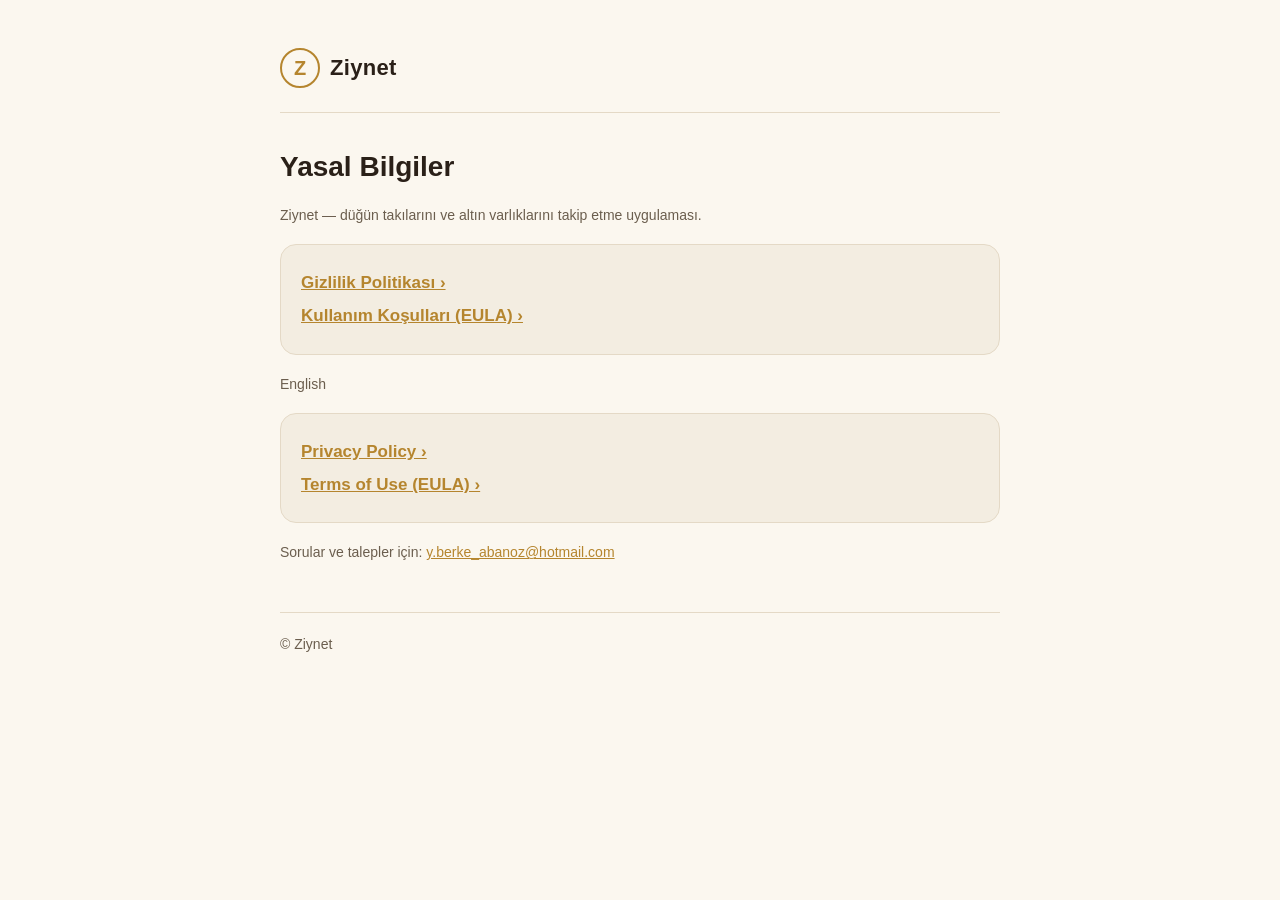
<file: index.html>
<!doctype html>
<html lang="tr">
<head>
<meta charset="utf-8">
<meta name="viewport" content="width=device-width, initial-scale=1">
<title>Ziynet — Yasal</title>
<link rel="stylesheet" href="style.css">
</head>
<body>
<div class="wrap">
  <header>
    <span class="brand"><span class="mark">Z</span><strong>Ziynet</strong></span>
  </header>

  <h1>Yasal Bilgiler</h1>
  <p class="muted">Ziynet — düğün takılarını ve altın varlıklarını takip etme uygulaması.</p>

  <div class="card">
    <a href="privacy.html">Gizlilik Politikası &rsaquo;</a>
    <a href="terms.html">Kullanım Koşulları (EULA) &rsaquo;</a>
  </div>

  <p class="muted">English</p>
  <div class="card">
    <a href="privacy-en.html">Privacy Policy &rsaquo;</a>
    <a href="terms-en.html">Terms of Use (EULA) &rsaquo;</a>
  </div>

  <p class="muted">Sorular ve talepler için: <a href="mailto:y.berke_abanoz@hotmail.com">y.berke_abanoz@hotmail.com</a></p>

  <footer>© Ziynet</footer>
</div>
</body>
</html>
</file>
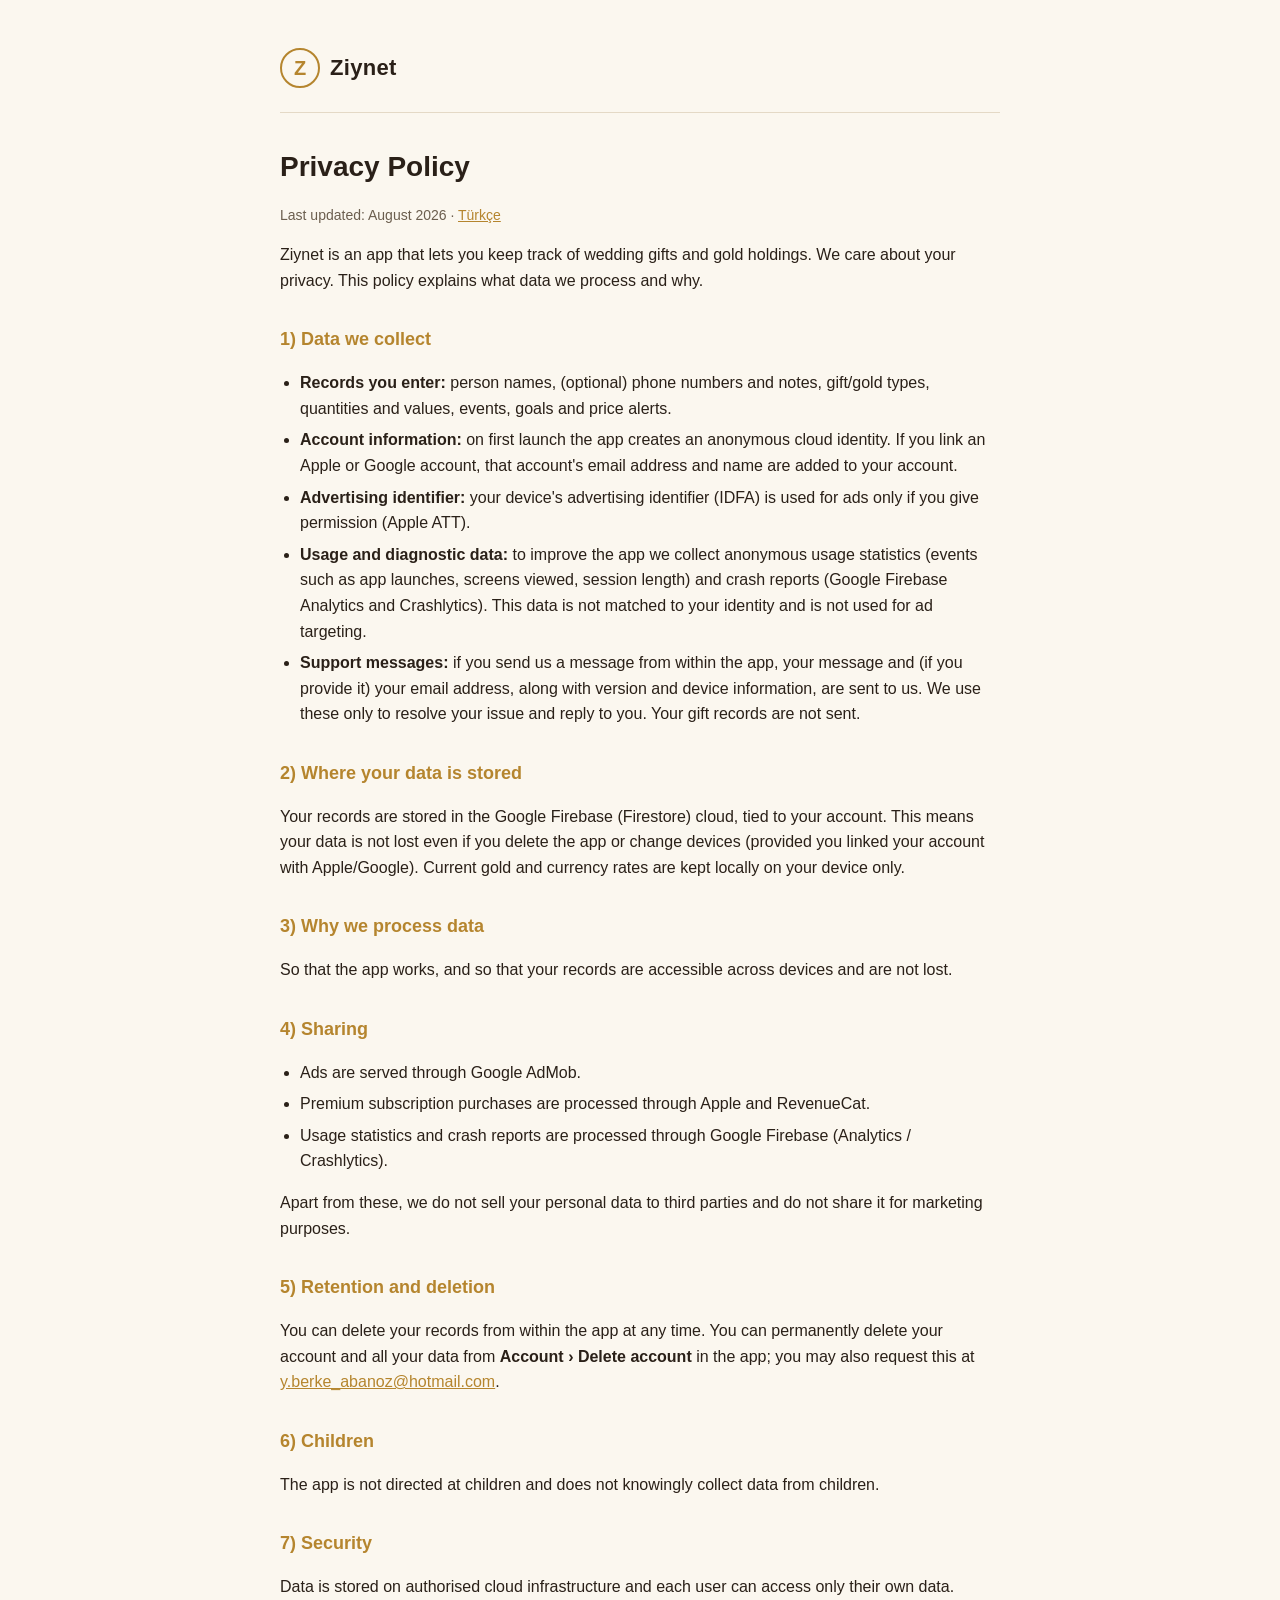
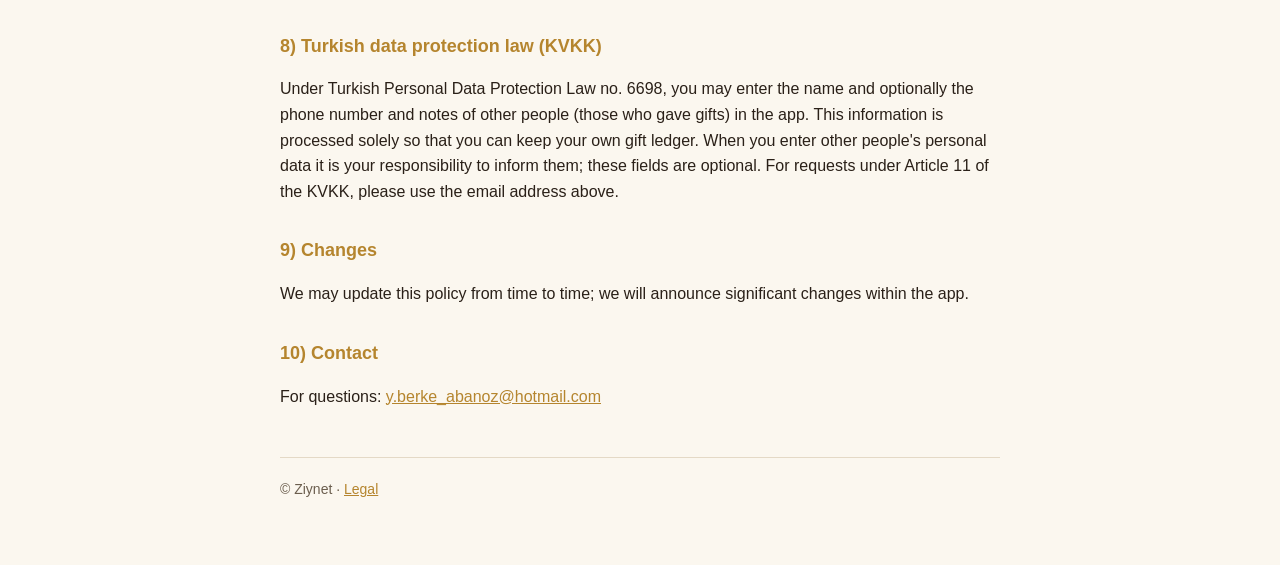
<file: privacy-en.html>
<!doctype html>
<html lang="en">
<head>
<meta charset="utf-8">
<meta name="viewport" content="width=device-width, initial-scale=1">
<title>Ziynet — Privacy Policy</title>
<link rel="stylesheet" href="style.css">
</head>
<body>
<div class="wrap">
  <header>
    <a class="brand" href="index.html"><span class="mark">Z</span><strong>Ziynet</strong></a>
  </header>

  <h1>Privacy Policy</h1>
  <p class="muted">Last updated: August 2026 &middot; <a href="privacy.html">Türkçe</a></p>

  <p>Ziynet is an app that lets you keep track of wedding gifts and gold holdings. We care about your privacy. This policy explains what data we process and why.</p>

  <h2>1) Data we collect</h2>
  <ul>
    <li><strong>Records you enter:</strong> person names, (optional) phone numbers and notes, gift/gold types, quantities and values, events, goals and price alerts.</li>
    <li><strong>Account information:</strong> on first launch the app creates an anonymous cloud identity. If you link an Apple or Google account, that account's email address and name are added to your account.</li>
    <li><strong>Advertising identifier:</strong> your device's advertising identifier (IDFA) is used for ads only if you give permission (Apple ATT).</li>
    <li><strong>Usage and diagnostic data:</strong> to improve the app we collect anonymous usage statistics (events such as app launches, screens viewed, session length) and crash reports (Google Firebase Analytics and Crashlytics). This data is not matched to your identity and is not used for ad targeting.</li>
    <li><strong>Support messages:</strong> if you send us a message from within the app, your message and (if you provide it) your email address, along with version and device information, are sent to us. We use these only to resolve your issue and reply to you. Your gift records are not sent.</li>
  </ul>

  <h2>2) Where your data is stored</h2>
  <p>Your records are stored in the Google Firebase (Firestore) cloud, tied to your account. This means your data is not lost even if you delete the app or change devices (provided you linked your account with Apple/Google). Current gold and currency rates are kept locally on your device only.</p>

  <h2>3) Why we process data</h2>
  <p>So that the app works, and so that your records are accessible across devices and are not lost.</p>

  <h2>4) Sharing</h2>
  <ul>
    <li>Ads are served through Google AdMob.</li>
    <li>Premium subscription purchases are processed through Apple and RevenueCat.</li>
    <li>Usage statistics and crash reports are processed through Google Firebase (Analytics / Crashlytics).</li>
  </ul>
  <p>Apart from these, we do not sell your personal data to third parties and do not share it for marketing purposes.</p>

  <h2>5) Retention and deletion</h2>
  <p>You can delete your records from within the app at any time. You can permanently delete your account and all your data from <strong>Account &rsaquo; Delete account</strong> in the app; you may also request this at <a href="mailto:y.berke_abanoz@hotmail.com">y.berke_abanoz@hotmail.com</a>.</p>

  <h2>6) Children</h2>
  <p>The app is not directed at children and does not knowingly collect data from children.</p>

  <h2>7) Security</h2>
  <p>Data is stored on authorised cloud infrastructure and each user can access only their own data.</p>

  <h2>8) Turkish data protection law (KVKK)</h2>
  <p>Under Turkish Personal Data Protection Law no. 6698, you may enter the name and optionally the phone number and notes of other people (those who gave gifts) in the app. This information is processed solely so that you can keep your own gift ledger. When you enter other people's personal data it is your responsibility to inform them; these fields are optional. For requests under Article 11 of the KVKK, please use the email address above.</p>

  <h2>9) Changes</h2>
  <p>We may update this policy from time to time; we will announce significant changes within the app.</p>

  <h2>10) Contact</h2>
  <p>For questions: <a href="mailto:y.berke_abanoz@hotmail.com">y.berke_abanoz@hotmail.com</a></p>

  <footer>© Ziynet · <a href="index.html">Legal</a></footer>
</div>
</body>
</html>
</file>
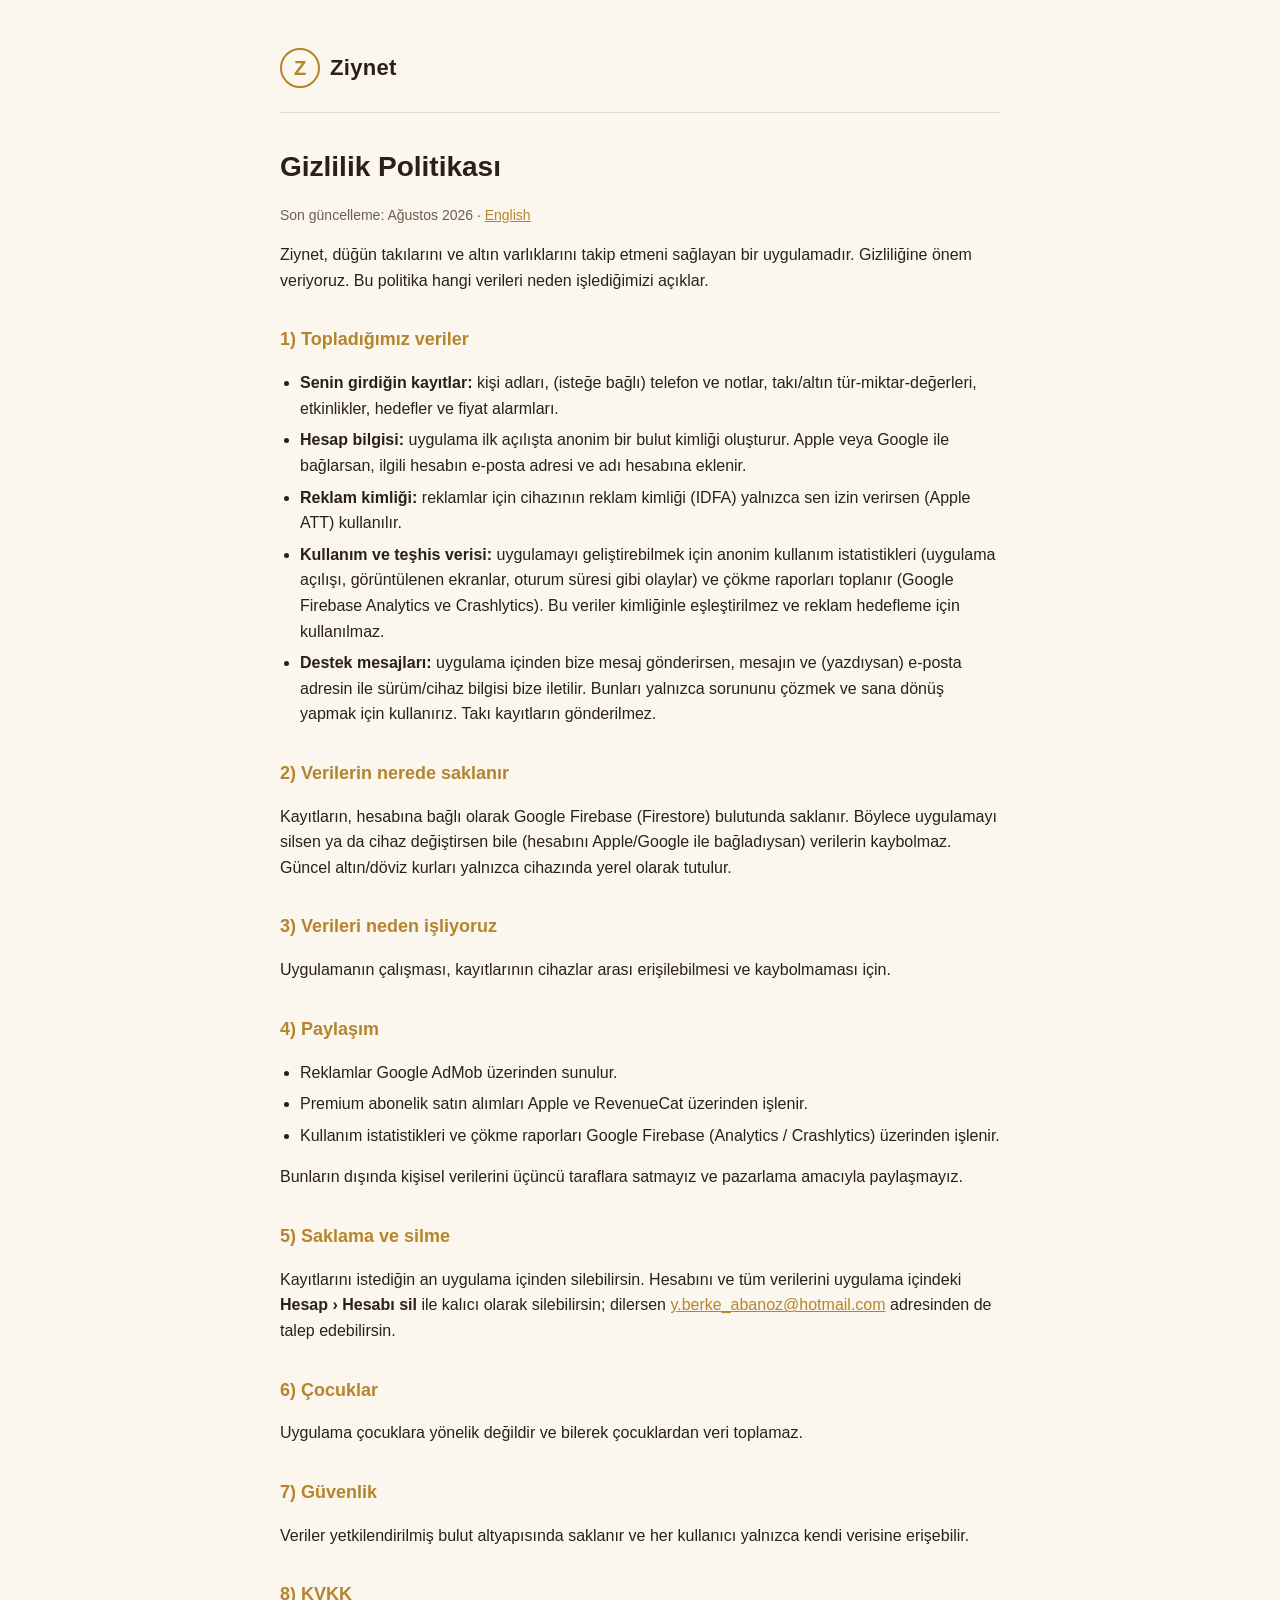
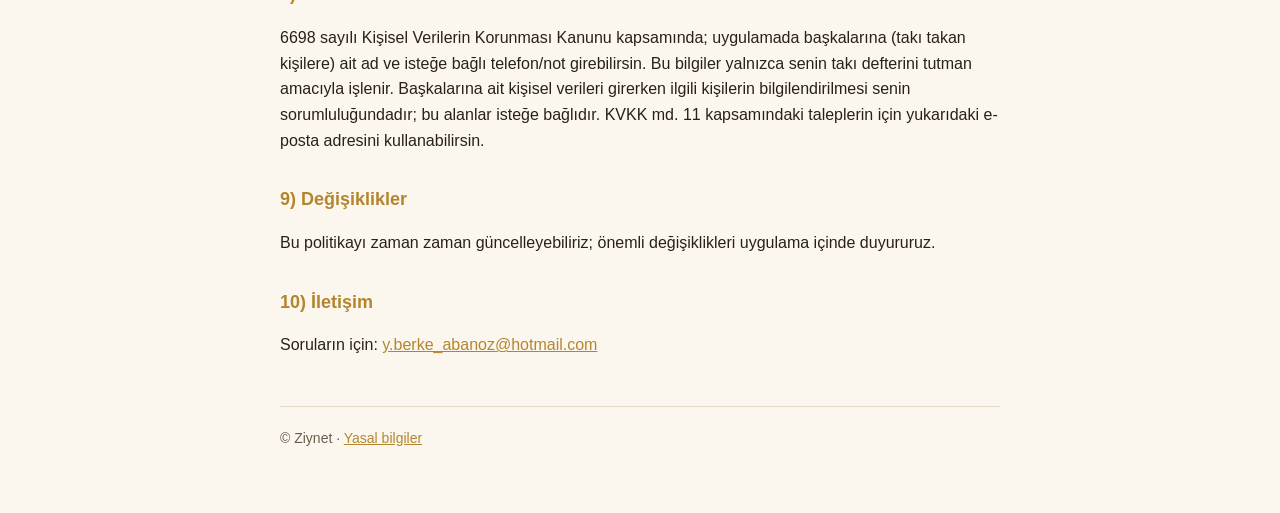
<file: privacy.html>
<!doctype html>
<html lang="tr">
<head>
<meta charset="utf-8">
<meta name="viewport" content="width=device-width, initial-scale=1">
<title>Ziynet — Gizlilik Politikası</title>
<link rel="stylesheet" href="style.css">
</head>
<body>
<div class="wrap">
  <header>
    <a class="brand" href="index.html"><span class="mark">Z</span><strong>Ziynet</strong></a>
  </header>

  <h1>Gizlilik Politikası</h1>
  <p class="muted">Son güncelleme: Ağustos 2026 &middot; <a href="privacy-en.html">English</a></p>

  <p>Ziynet, düğün takılarını ve altın varlıklarını takip etmeni sağlayan bir uygulamadır. Gizliliğine önem veriyoruz. Bu politika hangi verileri neden işlediğimizi açıklar.</p>

  <h2>1) Topladığımız veriler</h2>
  <ul>
    <li><strong>Senin girdiğin kayıtlar:</strong> kişi adları, (isteğe bağlı) telefon ve notlar, takı/altın tür-miktar-değerleri, etkinlikler, hedefler ve fiyat alarmları.</li>
    <li><strong>Hesap bilgisi:</strong> uygulama ilk açılışta anonim bir bulut kimliği oluşturur. Apple veya Google ile bağlarsan, ilgili hesabın e-posta adresi ve adı hesabına eklenir.</li>
    <li><strong>Reklam kimliği:</strong> reklamlar için cihazının reklam kimliği (IDFA) yalnızca sen izin verirsen (Apple ATT) kullanılır.</li>
    <li><strong>Kullanım ve teşhis verisi:</strong> uygulamayı geliştirebilmek için anonim kullanım istatistikleri (uygulama açılışı, görüntülenen ekranlar, oturum süresi gibi olaylar) ve çökme raporları toplanır (Google Firebase Analytics ve Crashlytics). Bu veriler kimliğinle eşleştirilmez ve reklam hedefleme için kullanılmaz.</li>
    <li><strong>Destek mesajları:</strong> uygulama içinden bize mesaj gönderirsen, mesajın ve (yazdıysan) e-posta adresin ile sürüm/cihaz bilgisi bize iletilir. Bunları yalnızca sorununu çözmek ve sana dönüş yapmak için kullanırız. Takı kayıtların gönderilmez.</li>
  </ul>

  <h2>2) Verilerin nerede saklanır</h2>
  <p>Kayıtların, hesabına bağlı olarak Google Firebase (Firestore) bulutunda saklanır. Böylece uygulamayı silsen ya da cihaz değiştirsen bile (hesabını Apple/Google ile bağladıysan) verilerin kaybolmaz. Güncel altın/döviz kurları yalnızca cihazında yerel olarak tutulur.</p>

  <h2>3) Verileri neden işliyoruz</h2>
  <p>Uygulamanın çalışması, kayıtlarının cihazlar arası erişilebilmesi ve kaybolmaması için.</p>

  <h2>4) Paylaşım</h2>
  <ul>
    <li>Reklamlar Google AdMob üzerinden sunulur.</li>
    <li>Premium abonelik satın alımları Apple ve RevenueCat üzerinden işlenir.</li>
    <li>Kullanım istatistikleri ve çökme raporları Google Firebase (Analytics / Crashlytics) üzerinden işlenir.</li>
  </ul>
  <p>Bunların dışında kişisel verilerini üçüncü taraflara satmayız ve pazarlama amacıyla paylaşmayız.</p>

  <h2>5) Saklama ve silme</h2>
  <p>Kayıtlarını istediğin an uygulama içinden silebilirsin. Hesabını ve tüm verilerini uygulama içindeki <strong>Hesap &rsaquo; Hesabı sil</strong> ile kalıcı olarak silebilirsin; dilersen <a href="mailto:y.berke_abanoz@hotmail.com">y.berke_abanoz@hotmail.com</a> adresinden de talep edebilirsin.</p>

  <h2>6) Çocuklar</h2>
  <p>Uygulama çocuklara yönelik değildir ve bilerek çocuklardan veri toplamaz.</p>

  <h2>7) Güvenlik</h2>
  <p>Veriler yetkilendirilmiş bulut altyapısında saklanır ve her kullanıcı yalnızca kendi verisine erişebilir.</p>

  <h2>8) KVKK</h2>
  <p>6698 sayılı Kişisel Verilerin Korunması Kanunu kapsamında; uygulamada başkalarına (takı takan kişilere) ait ad ve isteğe bağlı telefon/not girebilirsin. Bu bilgiler yalnızca senin takı defterini tutman amacıyla işlenir. Başkalarına ait kişisel verileri girerken ilgili kişilerin bilgilendirilmesi senin sorumluluğundadır; bu alanlar isteğe bağlıdır. KVKK md. 11 kapsamındaki taleplerin için yukarıdaki e-posta adresini kullanabilirsin.</p>

  <h2>9) Değişiklikler</h2>
  <p>Bu politikayı zaman zaman güncelleyebiliriz; önemli değişiklikleri uygulama içinde duyururuz.</p>

  <h2>10) İletişim</h2>
  <p>Soruların için: <a href="mailto:y.berke_abanoz@hotmail.com">y.berke_abanoz@hotmail.com</a></p>

  <footer>© Ziynet · <a href="index.html">Yasal bilgiler</a></footer>
</div>
</body>
</html>
</file>
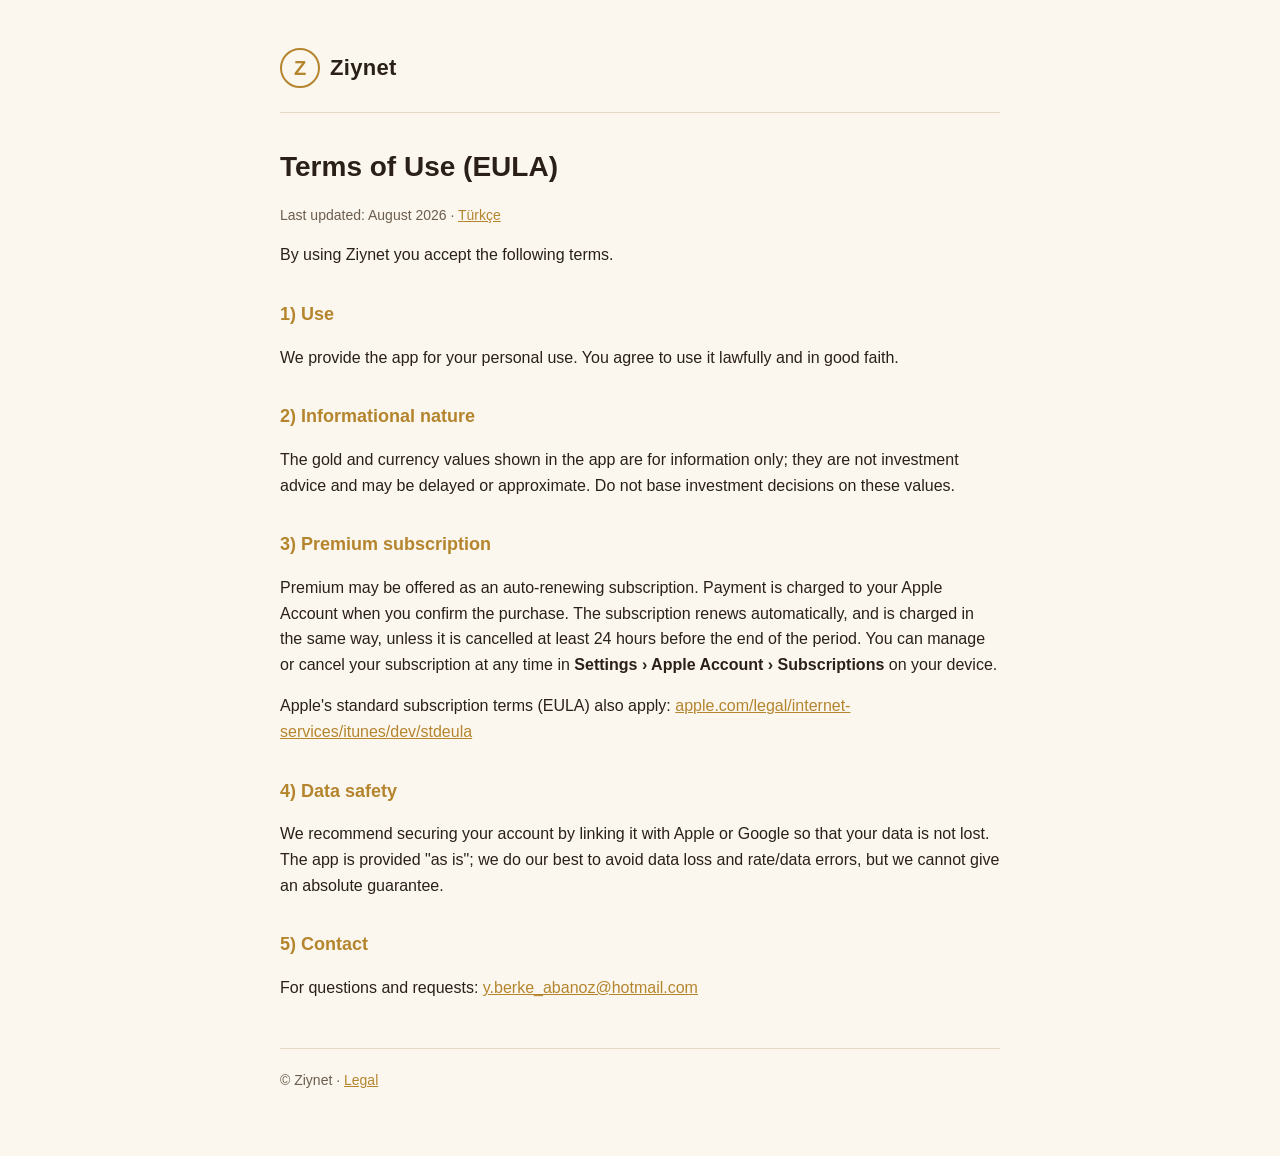
<file: terms-en.html>
<!doctype html>
<html lang="en">
<head>
<meta charset="utf-8">
<meta name="viewport" content="width=device-width, initial-scale=1">
<title>Ziynet — Terms of Use</title>
<link rel="stylesheet" href="style.css">
</head>
<body>
<div class="wrap">
  <header>
    <a class="brand" href="index.html"><span class="mark">Z</span><strong>Ziynet</strong></a>
  </header>

  <h1>Terms of Use (EULA)</h1>
  <p class="muted">Last updated: August 2026 &middot; <a href="terms.html">Türkçe</a></p>

  <p>By using Ziynet you accept the following terms.</p>

  <h2>1) Use</h2>
  <p>We provide the app for your personal use. You agree to use it lawfully and in good faith.</p>

  <h2>2) Informational nature</h2>
  <p>The gold and currency values shown in the app are for information only; they are not investment advice and may be delayed or approximate. Do not base investment decisions on these values.</p>

  <h2>3) Premium subscription</h2>
  <p>Premium may be offered as an auto-renewing subscription. Payment is charged to your Apple Account when you confirm the purchase. The subscription renews automatically, and is charged in the same way, unless it is cancelled at least 24 hours before the end of the period. You can manage or cancel your subscription at any time in <strong>Settings &rsaquo; Apple Account &rsaquo; Subscriptions</strong> on your device.</p>
  <p>Apple's standard subscription terms (EULA) also apply: <a href="https://www.apple.com/legal/internet-services/itunes/dev/stdeula/">apple.com/legal/internet-services/itunes/dev/stdeula</a></p>

  <h2>4) Data safety</h2>
  <p>We recommend securing your account by linking it with Apple or Google so that your data is not lost. The app is provided "as is"; we do our best to avoid data loss and rate/data errors, but we cannot give an absolute guarantee.</p>

  <h2>5) Contact</h2>
  <p>For questions and requests: <a href="mailto:y.berke_abanoz@hotmail.com">y.berke_abanoz@hotmail.com</a></p>

  <footer>© Ziynet · <a href="index.html">Legal</a></footer>
</div>
</body>
</html>
</file>
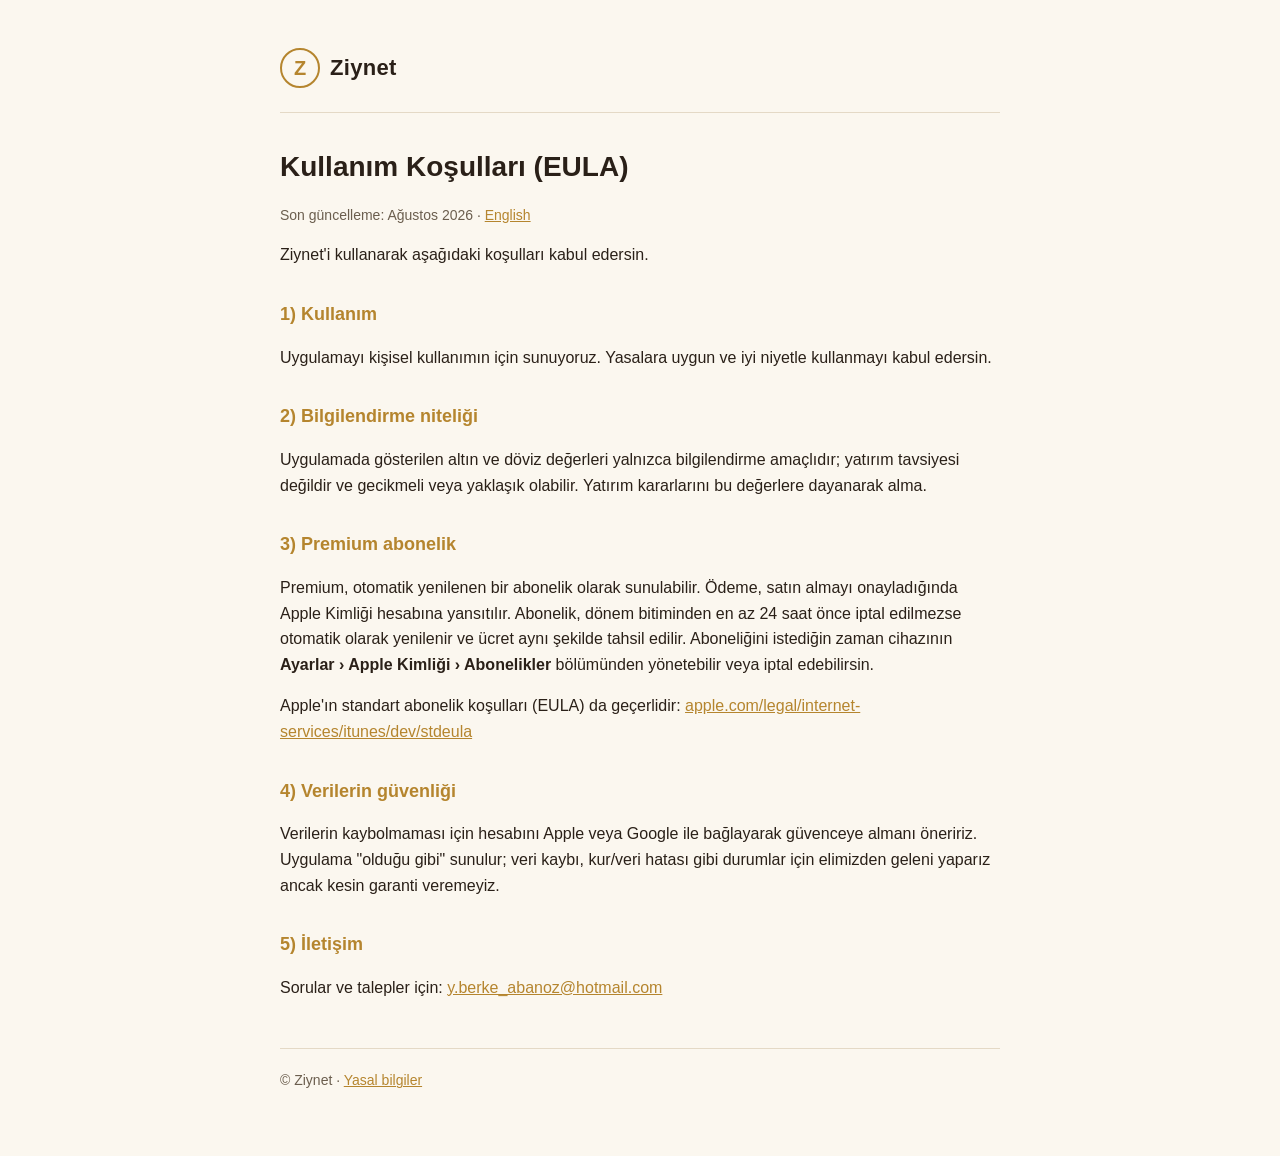
<file: terms.html>
<!doctype html>
<html lang="tr">
<head>
<meta charset="utf-8">
<meta name="viewport" content="width=device-width, initial-scale=1">
<title>Ziynet — Kullanım Koşulları</title>
<link rel="stylesheet" href="style.css">
</head>
<body>
<div class="wrap">
  <header>
    <a class="brand" href="index.html"><span class="mark">Z</span><strong>Ziynet</strong></a>
  </header>

  <h1>Kullanım Koşulları (EULA)</h1>
  <p class="muted">Son güncelleme: Ağustos 2026 &middot; <a href="terms-en.html">English</a></p>

  <p>Ziynet'i kullanarak aşağıdaki koşulları kabul edersin.</p>

  <h2>1) Kullanım</h2>
  <p>Uygulamayı kişisel kullanımın için sunuyoruz. Yasalara uygun ve iyi niyetle kullanmayı kabul edersin.</p>

  <h2>2) Bilgilendirme niteliği</h2>
  <p>Uygulamada gösterilen altın ve döviz değerleri yalnızca bilgilendirme amaçlıdır; yatırım tavsiyesi değildir ve gecikmeli veya yaklaşık olabilir. Yatırım kararlarını bu değerlere dayanarak alma.</p>

  <h2>3) Premium abonelik</h2>
  <p>Premium, otomatik yenilenen bir abonelik olarak sunulabilir. Ödeme, satın almayı onayladığında Apple Kimliği hesabına yansıtılır. Abonelik, dönem bitiminden en az 24 saat önce iptal edilmezse otomatik olarak yenilenir ve ücret aynı şekilde tahsil edilir. Aboneliğini istediğin zaman cihazının <strong>Ayarlar &rsaquo; Apple Kimliği &rsaquo; Abonelikler</strong> bölümünden yönetebilir veya iptal edebilirsin.</p>
  <p>Apple'ın standart abonelik koşulları (EULA) da geçerlidir: <a href="https://www.apple.com/legal/internet-services/itunes/dev/stdeula/">apple.com/legal/internet-services/itunes/dev/stdeula</a></p>

  <h2>4) Verilerin güvenliği</h2>
  <p>Verilerin kaybolmaması için hesabını Apple veya Google ile bağlayarak güvenceye almanı öneririz. Uygulama "olduğu gibi" sunulur; veri kaybı, kur/veri hatası gibi durumlar için elimizden geleni yaparız ancak kesin garanti veremeyiz.</p>

  <h2>5) İletişim</h2>
  <p>Sorular ve talepler için: <a href="mailto:y.berke_abanoz@hotmail.com">y.berke_abanoz@hotmail.com</a></p>

  <footer>© Ziynet · <a href="index.html">Yasal bilgiler</a></footer>
</div>
</body>
</html>
</file>
<file: style.css>
:root {
  --bg: #FBF7EF;
  --surface: #F3EDE1;
  --text: #2A2018;
  --muted: #6B5E4E;
  --gold: #B5852E;
  --border: #E4D9C6;
}

@media (prefers-color-scheme: dark) {
  :root {
    --bg: #14100B;
    --surface: #1E1912;
    --text: #F3E9D8;
    --muted: #A99883;
    --gold: #D8B063;
    --border: #2E2619;
  }
}

* { box-sizing: border-box; }

body {
  margin: 0;
  padding: 0 20px 64px;
  background: var(--bg);
  color: var(--text);
  font-family: -apple-system, BlinkMacSystemFont, "Segoe UI", Roboto, Helvetica, Arial, sans-serif;
  line-height: 1.6;
  -webkit-text-size-adjust: 100%;
}

.wrap { max-width: 720px; margin: 0 auto; }

header {
  padding: 48px 0 24px;
  border-bottom: 1px solid var(--border);
  margin-bottom: 32px;
}

.brand {
  display: inline-flex;
  align-items: center;
  gap: 10px;
  text-decoration: none;
  color: var(--text);
}

.mark {
  width: 40px; height: 40px;
  border-radius: 50%;
  border: 2px solid var(--gold);
  display: grid; place-items: center;
  color: var(--gold);
  font-weight: 700;
  font-size: 20px;
}

.brand strong { font-size: 22px; letter-spacing: .3px; }

h1 { font-size: 28px; margin: 24px 0 6px; }
h2 { font-size: 18px; margin: 32px 0 8px; color: var(--gold); }
p, li { color: var(--text); }
.muted { color: var(--muted); font-size: 14px; }
ul { padding-left: 20px; }
li { margin-bottom: 6px; }
a { color: var(--gold); }

.card {
  background: var(--surface);
  border: 1px solid var(--border);
  border-radius: 16px;
  padding: 18px 20px;
  margin: 18px 0;
}

.card a { display: block; font-size: 17px; font-weight: 600; margin: 6px 0; }

footer {
  margin-top: 48px;
  padding-top: 20px;
  border-top: 1px solid var(--border);
  color: var(--muted);
  font-size: 14px;
}
</file>
